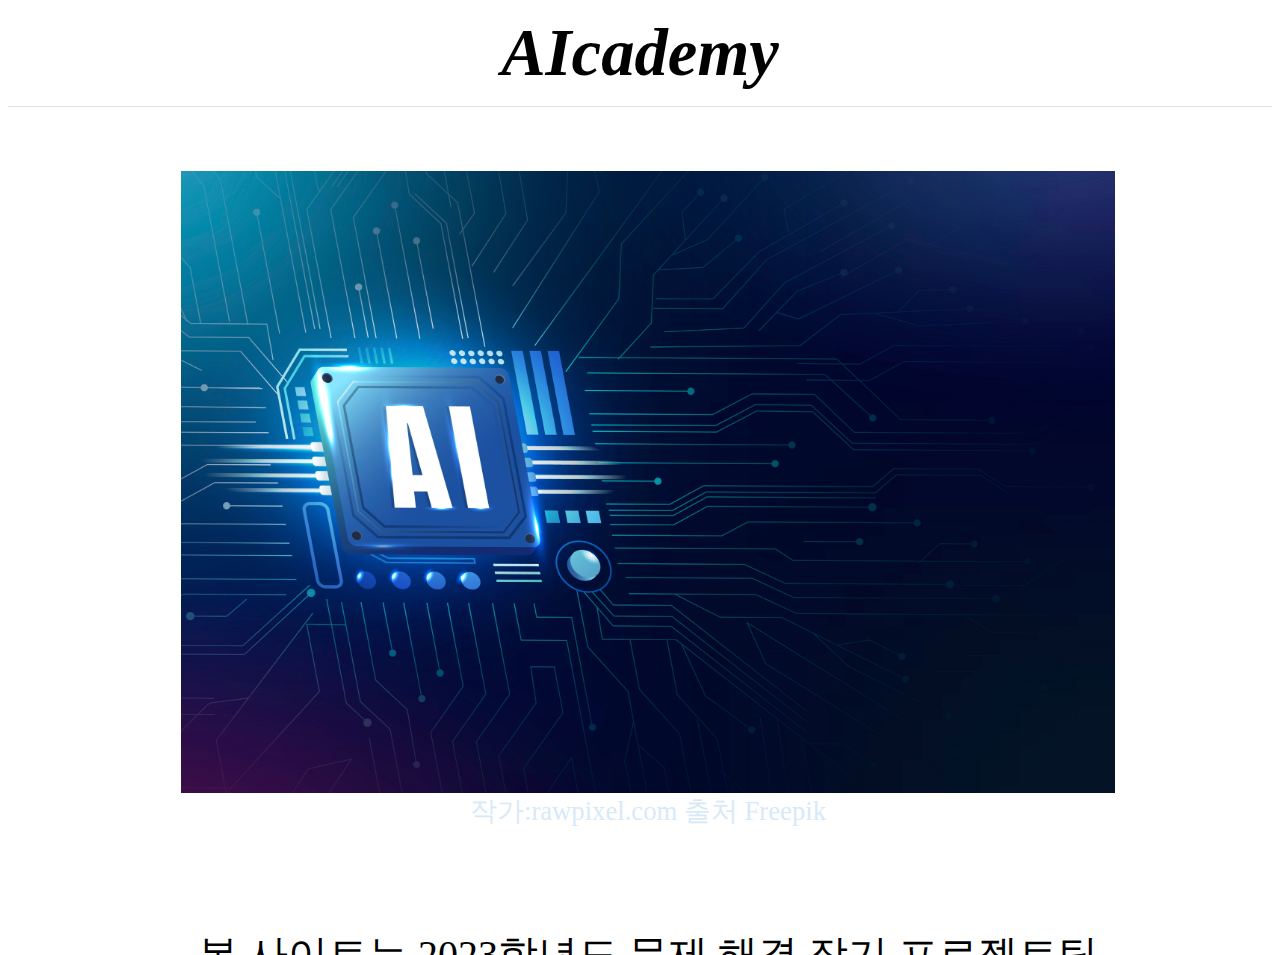
<file: index.html>
<!DOCTYPE html>
<html>
  <head>
    <meta charset="utf-8">
    <link rel="stylesheet" href="style.css"/>
    <title>AIcademy</title>
  </head>
  <body>
    <div class="head">
      <div class="logo"><a href="index.html">AIcademy</a></div>
    </div>
    <div class="body">
      <div class="content">
        <img src="img/main.jpg" width="90%">
        <a id="id" href="https://kr.freepik.com/free-photo/ai-technology-microchip-background-digital-transformation-concept_17122726.htm#page=2&query=ai&position=7&from_view=search&track=sph">작가:rawpixel.com 출처 Freepik</a>
      </div>
      <div class="content">
        <p>본 사이트는 2023학년도 문제 해결 장기 프로젝트팀 AIcademy 활동의 일환으로 제작된 사이트로, 청소년들의 ai 도구 활용도를 높이기 위해 관련 정보를 제공하는 것을 목적으로 합니다.
        <br><br><a href="menu.html">전체 메뉴</a></p>
      </div>
    </div>
  </body>
</html>
</file>
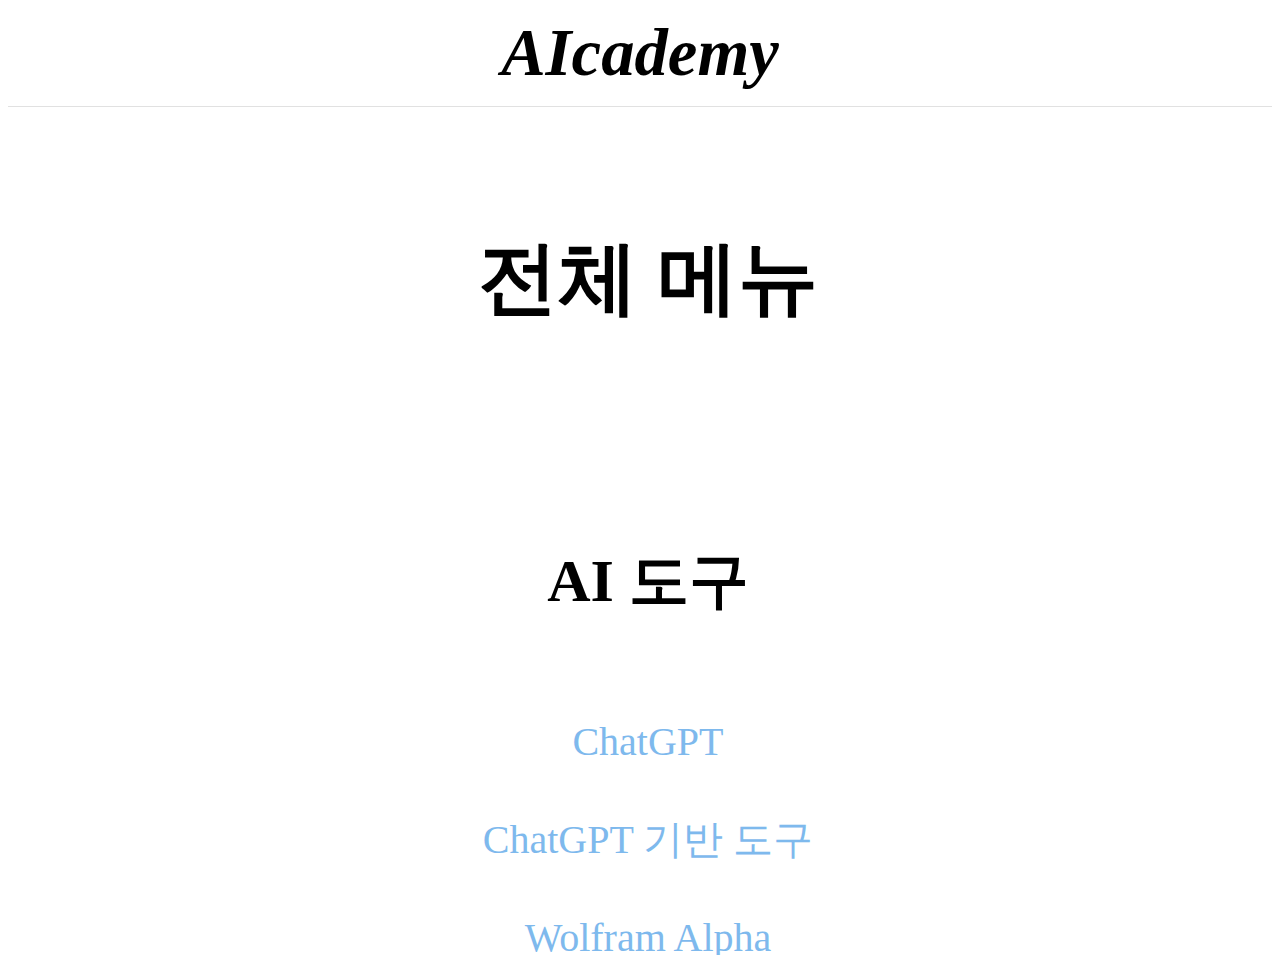
<file: menu.html>
<!DOCTYPE html>
<html>
  <head>
    <meta charset="utf-8">
    <title>menu</title>
    <link rel="stylesheet" href="style.css"/>
  </head>

  <body>
    <div class="head">
      <div class="logo"><a href="index.html">AIcademy</a></div>
    </div>
    <div class="body">
      <div class="content">
        <h1>전체 메뉴</h1>
        <br>
      </div>
      <div class="content">
        <h2>AI 도구</h2>
        <br>
        <a href="gpt/gpt_1.html">ChatGPT</a>
        <br>
        <a href="">ChatGPT 기반 도구</a>
        <br>
        <a href="wolfram/wolfram_1.html">Wolfram Alpha</a>
        <br>
        <a href="midjourney/midjourney_1.html">Midjourney</a>
        <br>
        <br>
      </div>
      <div class="content">
        <h2>사용 분야</h2>
        <br>
        <h3>공부</h3>
        <br>
        <a href="gpt/gpt_3.html">ChatGPT 활용 - 작문</a>
        <br>
        <a href="gpt/gpt_5.html">ChatGPT 활용 - 글 요약</a>
        <br>
        <a href="wolfram/wolfram_2.html">Wolfram Alpha 활용 - 수학</a>
        <br>
        <a href="wolfram/wolfram_3.html">Wolfram Alpha 활용 - 과학</a>
        <br>
        <br>
        <h3>작문</h3>
        <br>
        <a href="gpt/gpt_3.html">ChatGPT 활용 - 작문</a>
        <br>
        <br>
        <h3>예술</h3>
        <br>
        <a href="gpt/gpt_3.html">ChatGPT 활용 - 작문</a>
        <br>
        <a href="midjourney/midjourney_2.html">midjourney 활용 - 그림 생성</a>
        <br>
        <br>
        <h3>코딩</h3>
        <br>
        <a href="gpt/gpt_6.html">ChatGPT 활용 - 코딩</a>
        <br>
        <br>
        <h3>기타</h3>
        <br>
        <a href="gpt/gpt_7.html">ChatGPT 활용 - 기타</a>
        <br>
      </div>
      <div id="id" class="content">
        <p>터(2)</p>
      </div>
    </div>
  </body>
</html>
</file>
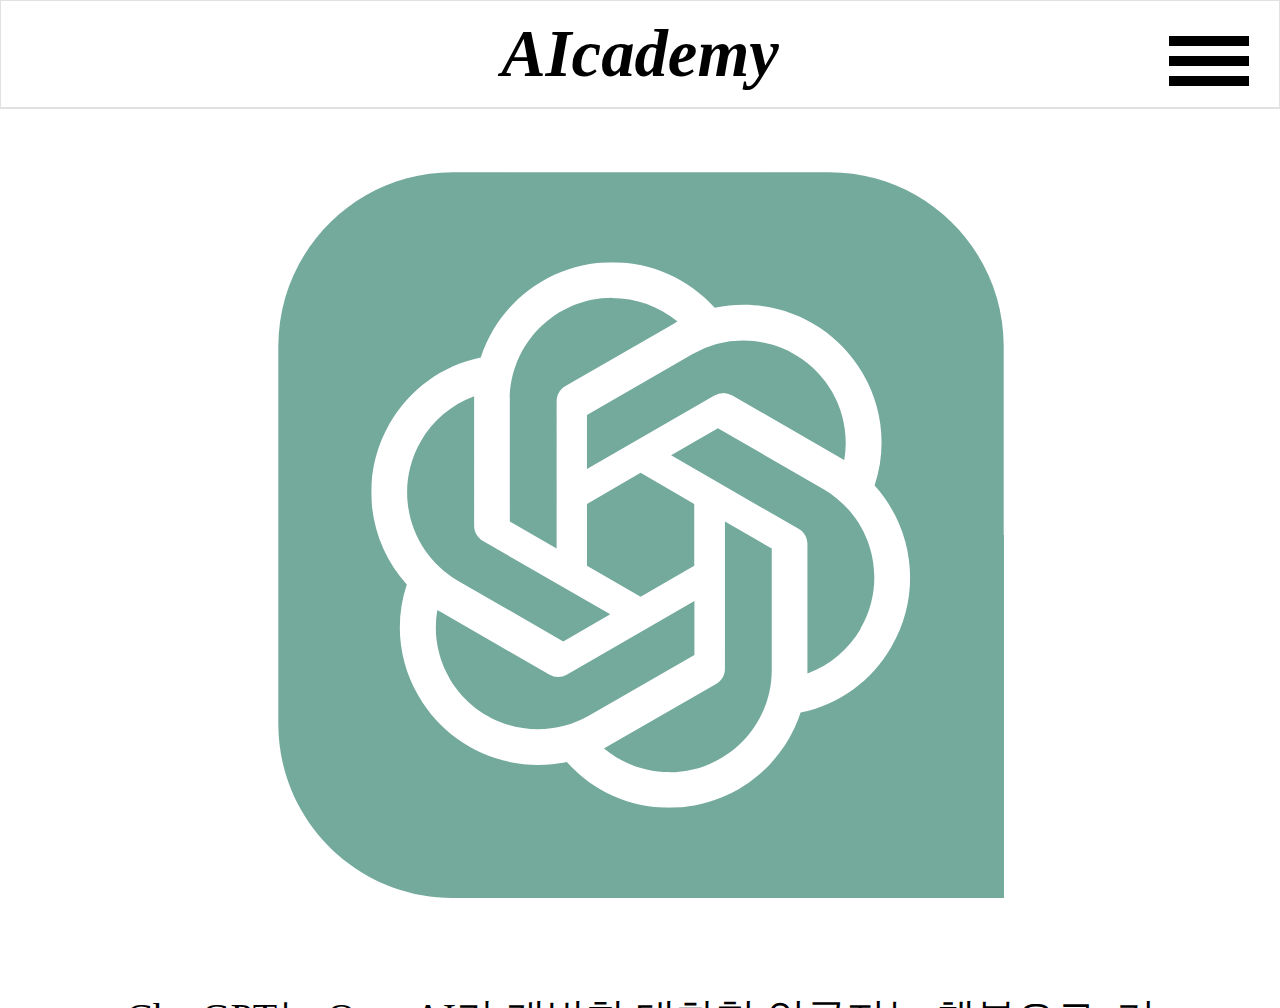
<file: gpt/gpt_1.html>
<!DOCTYPE html>
<html>
  <head>
    <meta charset="utf-8">
    <title>ChatGPT란?</title>
    <link rel="stylesheet" href="../document.css"/>
    <script src="https://cdnjs.cloudflare.com/ajax/libs/jquery/3.6.0/jquery.min.js" integrity="sha512-894YE6QWD5I59HgZOGReFYm4dnWc1Qt5NtvYSaNcOP+u1T9qYdvdihz0PPSiiqn/+/3e7Jo4EaG7TubfWGUrMQ==" crossorigin="anonymous" referrerpolicy="no-referrer"></script>
    <script src="../script.js"></script>
  </head>

  <body>
    <div class="wrapper">
      <div class="container">
        <div class="head">
          <div class="slide-open" id="slide-open">
            <span class="burgur" id="burgur">
              <span class="top-line"></span>
              <span class="bot-line"></span>
            </span>
          </div>
          <div class="logo"><a href="../index.html">AIcademy</a></div>
        </div>
        <div class="body">
          <div class="content">
            <img src="../img/gpt.svg" width="70%">
          </div>
          <div class="content">
            <p>ChatGPT는 OpenAI가 개발한 대화형 인공지능 챗봇으로, 기존의 대화형 챗봇에 비해 매우 뛰어난 성능을 보여주면서 큰 화제가 되었다.</p>
            <br>
            <p>ChatGPT는 글의 주제 파악 및 요약, 번역, 소설•시•논문 등의 작문, 코드 작성 등 다양한 활동 수행이 가능하며, 업무의 능률 향상 및 생산성 향상에 큰 도움을 줄 수 있다.</p>
            <br>
            <p>또한 GPT-3.5 모델은 api로 공개되어 다양한 ai 서비스에 이용되고 있다.</p>
          </div>
        </div>
        <div class="slide" id="slide">
          <div class="slide-title">
            목차
          </div>
          <ul>
            <li><a href="gpt_1.html">ChatGPT란?</a></li>
            <li><a href="gpt_2.html">ChatGPT 사용법</a></li>
            <li><a href="gpt_3.html">ChatGPT 사용 팁</a></li>
            <li><a href="gpt_4.html">ChatGPT 활용 - 작문</a></li>
            <li><a href="gpt_5.html">ChatGPT 활용 - 글 요약</a></li>
            <li><a href="gpt_6.html">ChatGPT 활용 - 코딩</a></li>
            <li><a href="gpt_7.html">ChatGPT 활용 - 기타</a></li>
            <li><a href="gpt_8.html">ChatGPT 사용시 주의사항</a></li>
          </ul>
        </div>
      </div>
    </div>
  </body>
</html>
</file>
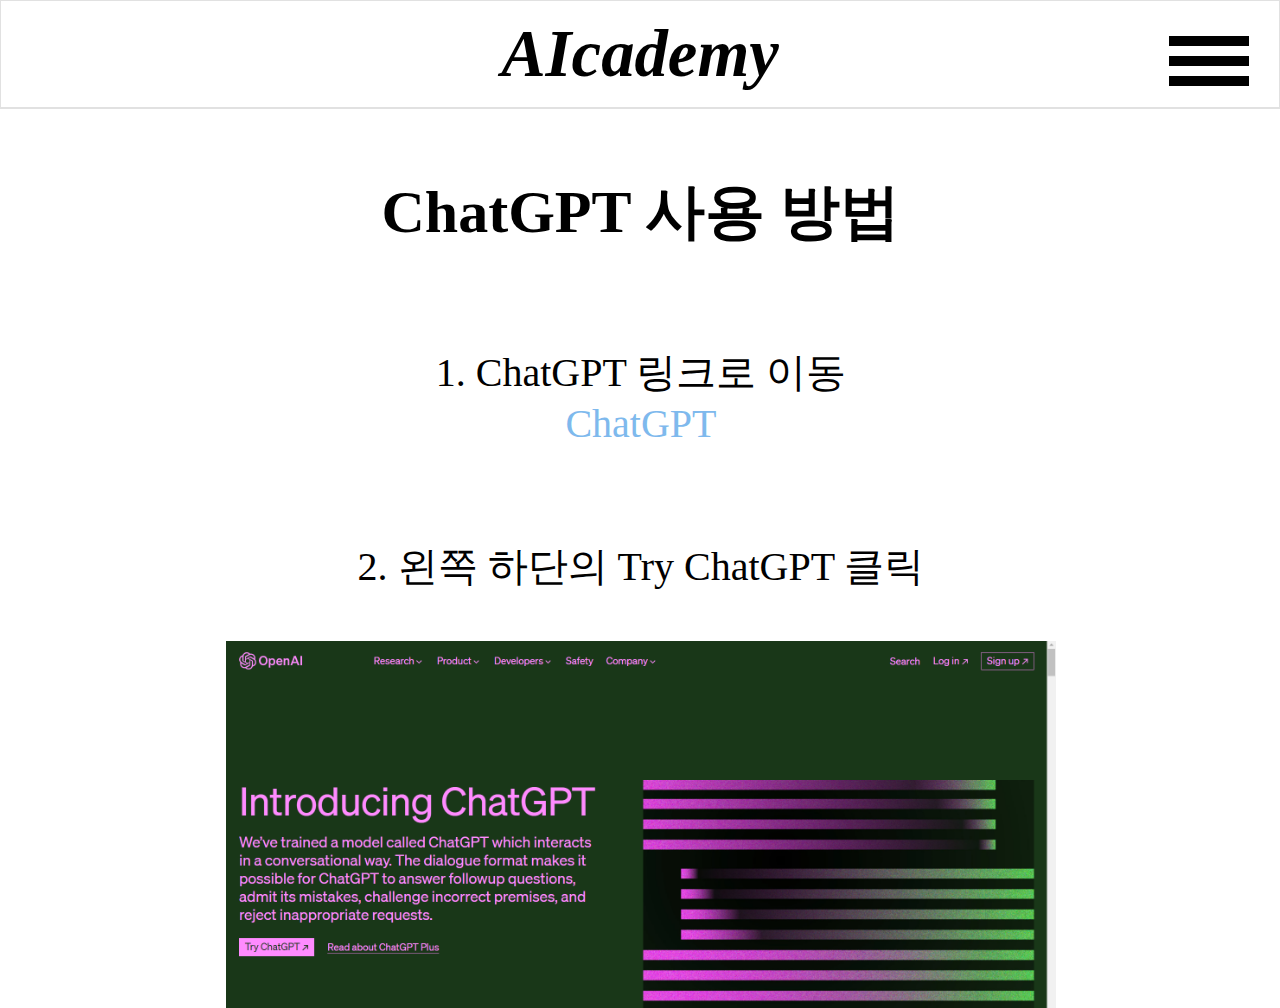
<file: gpt/gpt_2.html>
<!DOCTYPE html>
<html>
  <head>
    <meta charset="utf-8">
    <title>ChatGPT 사용법</title>
    <link rel="stylesheet" href="../document.css"/>
    <script src="https://cdnjs.cloudflare.com/ajax/libs/jquery/3.6.0/jquery.min.js" integrity="sha512-894YE6QWD5I59HgZOGReFYm4dnWc1Qt5NtvYSaNcOP+u1T9qYdvdihz0PPSiiqn/+/3e7Jo4EaG7TubfWGUrMQ==" crossorigin="anonymous" referrerpolicy="no-referrer"></script>
    <script src="../script.js"></script>
  </head>

  <body>
    <div class="wrapper">
      <div class="container">
        <div class="head">
          <div class="slide-open" id="slide-open">
            <span class="burgur" id="burgur">
              <span class="top-line"></span>
              <span class="bot-line"></span>
            </span>
          </div>
          <div class="logo"><a href="../index.html">AIcademy</a></div>
        </div>
        <div class="body">
          <div class="content">
            <h2>ChatGPT 사용 방법</h2>
          </div>
          <div class="content">
            <p>1. ChatGPT 링크로 이동</p>
            <a href="https://openai.com/blog/chatgpt">ChatGPT</a>
          </div>
          <div class="content">
            <p>2. 왼쪽 하단의 Try ChatGPT 클릭</p>
            <br>
            <img src="../img/gpt_2_1.png" width="80%">
          </div>
          <div class="content">
            <p>3. 회원가입(sign up 버튼 클릭)</p>
            <br>
            <img src="../img/gpt_2_2.png" width="80%">
            <br>
            <img src="../img/gpt_2_3.png" width="80%">
          </div>
          <div class="content">
            <p>4. 하단에 질문 입력</p>
            <br>
            <img src="../img/gpt_2_4.png" width="80%">
          </div>
          <div class="content">
            <p>5. ChatGPT와 나눈 대화는 모두 저장되며, 왼쪽 상단의 메뉴 버튼을 눌러 확일할 수 있음</p>
            <br>
            <img src="../img/gpt_2_5.png" width="80%">
          </div>
        </div>
        <div class="slide" id="slide">
          <div class="slide-title">
            목차
          </div>
          <ul>
            <li><a href="gpt_1.html">ChatGPT란?</a></li>
            <li><a href="gpt_2.html">ChatGPT 사용법</a></li>
            <li><a href="gpt_3.html">ChatGPT 사용 팁</a></li>
            <li><a href="gpt_4.html">ChatGPT 활용 - 작문</a></li>
            <li><a href="gpt_5.html">ChatGPT 활용 - 글 요약</a></li>
            <li><a href="gpt_6.html">ChatGPT 활용 - 코딩</a></li>
            <li><a href="gpt_7.html">ChatGPT 활용 - 기타</a></li>
            <li><a href="gpt_8.html">ChatGPT 사용시 주의사항</a></li>
          </ul>
        </div>
      </div>
    </div>
  </body>
</html>
</file>
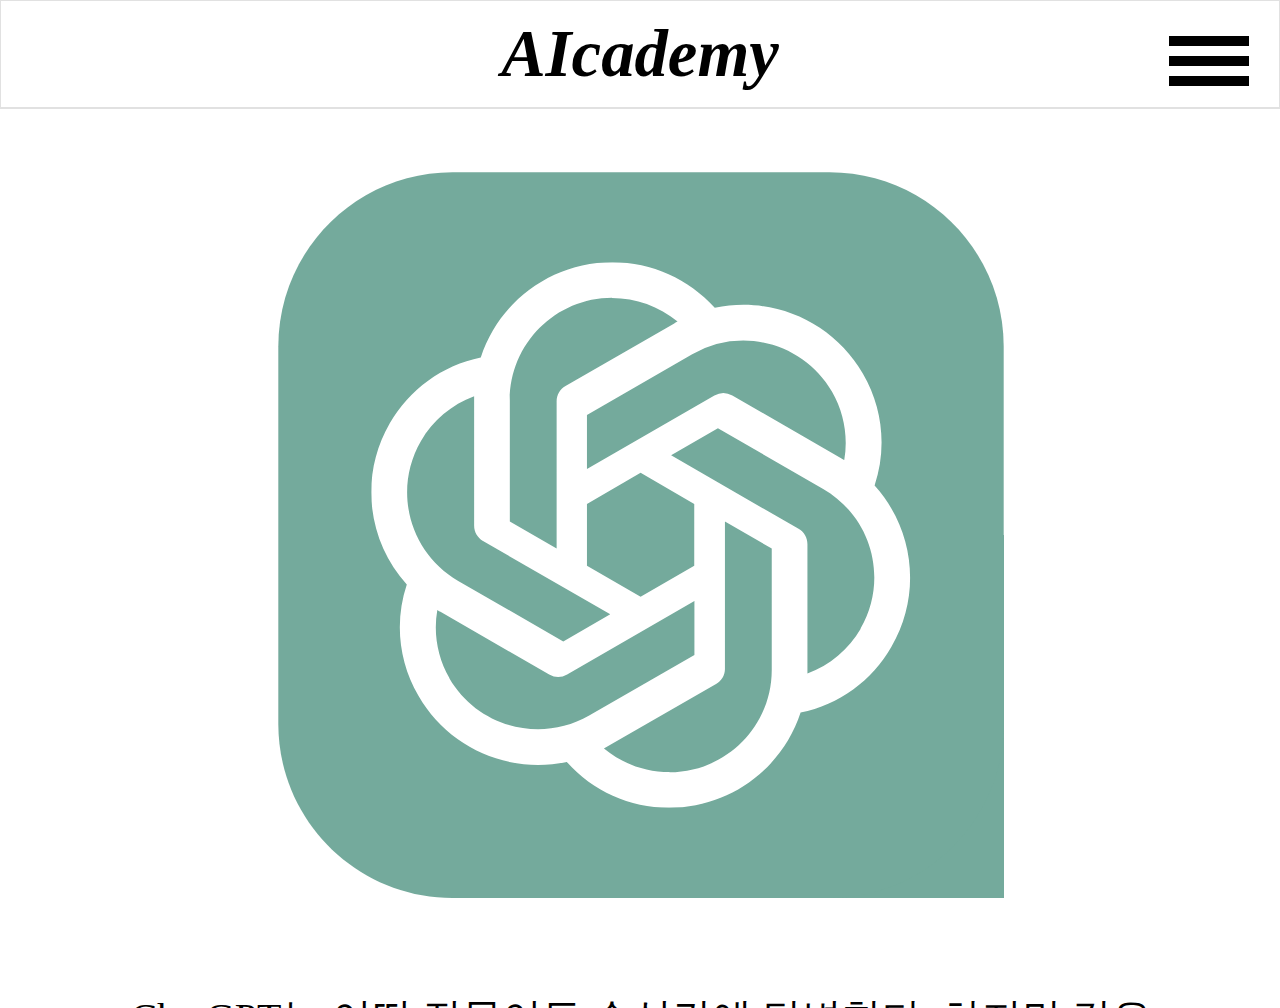
<file: gpt/gpt_3.html>
<!DOCTYPE html>
<html>
  <head>
    <meta charset="utf-8">
    <title>gpt</title>
    <link rel="stylesheet" href="../document.css"/>
    <script src="https://cdnjs.cloudflare.com/ajax/libs/jquery/3.6.0/jquery.min.js" integrity="sha512-894YE6QWD5I59HgZOGReFYm4dnWc1Qt5NtvYSaNcOP+u1T9qYdvdihz0PPSiiqn/+/3e7Jo4EaG7TubfWGUrMQ==" crossorigin="anonymous" referrerpolicy="no-referrer"></script>
    <script src="../script.js"></script>
  </head>

  <body>
    <div class="wrapper">
      <div class="container">
        <div class="head">
          <div class="slide-open" id="slide-open">
            <span class="burgur" id="burgur">
              <span class="top-line"></span>
              <span class="bot-line"></span>
            </span>
          </div>
          <div class="logo"><a href="../index.html">AIcademy</a></div>
        </div>
        <div class="body">
          <div class="content">
            <img src="../img/gpt.svg" width="70%">
          </div>
          <div class="content">
            <p>ChatGPT는 어떤 질문이든 순식간에 답변한다. 하지만 같은 내용의 질문이더라도 질문의 형식에 따라 답변이 천차만별로 달라질 수 있다.</p>
            <br>
            <p>따라서 '좋은' 답변을 얻기 위해선 '좋은' 질문을 하는 것이 중요하다. 이어지는 글에선 이러한 '좋은' 질문을 만드는 대표적인 방법 몇 가지를 소개한다.</p>
            <br>
          </div>
          <div class="content">
            <h2>1. 영어로 질문하기</h2>
            <br>
            <p>ChatGPT는 기본적으로 영어를 바탕으로 만들어졌다. 따라서 영어로 된 질문을 처리할 때 처리 속도, 정확도 등의 면에서 가장 뛰어난 성능을 보인다.</p>
            <br>
            <p>파파고 등의 번역기를 활용하여 영어로 질문하는 것 또한 좋은 방법이다.</p>
            <br>
          </div>
          <div class="content">
            <h2>2. 구체적으로 상황 설명하기</h2>
            <br>
            <p>질문을 하게된 구체적인 배경과 목적을 설명해주는 것은 답변의 활용도를 높일 수 있다.</p>
            <br>
            <p>예를 들어, 'AI와 관련된 책을 추천해줘'라는 질문보단 '나는 초등학교 교사고, 수업시간에 학생들을 대상으로 AI에 대한 교육을 진행하려고 해. 학생들이 이해하기 쉬우면서 흥미를 가질만한 AI 관련 책을 추천해줘.'와 같은 질문이 더 자신의 상황에 적합한 답변을 얻을 수 있다.</p>
            <br>
          </div>
          <div class="content">
            <h2>3. ChatGPT에게 역할 부여하기</h2>
            <br>
            <p> ChatGPT에게 어떠한 역할을 부여하느냐에 따라 답변은 크게 달라질 수 있다.</p>
            <br>
            <p>예를 들어, '한국에 대해 소개하는 글을 써줘' 라는 질문은 '네가 한국사 교사라고 생각하고 한국을 소개하는 글을 써줘', 또는 '네가 한국 투어 가이드라고 생각하고 한국을 소개하는 글을 써줘'와 같은 역할 부여를 통해 답변의 내용이 크게 달라질 수 있다.</p>
            <br>
          </div>
          <div class="content">
            <h2>4. 연쇄 프롬프트</h2>
            <br>
            <p> '연쇄 프롬프트'는 프롬프트 한 문장(한 질문 안에)에 다양한 작업을 요청할 때 유용한 기술이다.</p>
            <br>
            <p>다양한 조건을 집어넣다 보면 '~하고 ~하고 ~해줘'와 같이 복잡한 구조의 프롬프트가 만들어지게 된다. 이렇게 입력한다고 해도 챗GPT가 인식하고 순차적으로 처리하기는 하지만 작업 순서가 뒤바뀌는 오류가 발생할 수 있다.</p>
            <br>
            <p>이때 오류를 줄이기 위해 각 작업을 인위적으로 구분하는 것이 연쇄 프롬프트 기술이다. 각 작업 사이사이에 [Output.] 이라는 명령어를 입력하면 된다. 예를 들면 이런 식이다.</p>
            <br>
            <p>"햄버거에 대한 기사 개요를 작성해줘. 헤드라인, 개요, 소제목으로 구성하고 <br>
            [output.] <br>
            각 소제목에 대해 3개의 핵심 메시지를 작성해줘 <br>
            [output.] <br>
            각 소제목의 핵심 키워드 3개를 추출해 추가해줘"</p>
            <br>
            <p>이같이 입력하면 챗GPT가 위에서부터 순차적으로 진행하며 답변을 완성한다.</p>
            <br>
          </div>
          <div id="id" class="content">
            <p>출처: 머니투데이 '챗GPT 일 잘 시키는 실전 팁 6선 [티타임즈]' 이재원 기자 - 2023.03.18</p>
            <br>
            <br>
            <p>이(3)</p>
          </div>
        </div>
      </div>
      <div class="slide" id="slide">
        <div class="slide-title">
          목차
        </div>
        <ul>
          <li><a href="gpt_1.html">ChatGPT란?</a></li>
          <li><a href="gpt_2.html">ChatGPT 사용법</a></li>
          <li><a href="gpt_3.html">ChatGPT 사용 팁</a></li>
          <li><a href="gpt_4.html">ChatGPT 활용 - 작문</a></li>
          <li><a href="gpt_5.html">ChatGPT 활용 - 글 요약</a></li>
          <li><a href="gpt_6.html">ChatGPT 활용 - 코딩</a></li>
          <li><a href="gpt_7.html">ChatGPT 활용 - 기타</a></li>
          <li><a href="gpt_8.html">ChatGPT 사용시 주의사항</a></li>
        </ul>
      </div>
    </div>
  </body>
</html>
</file>
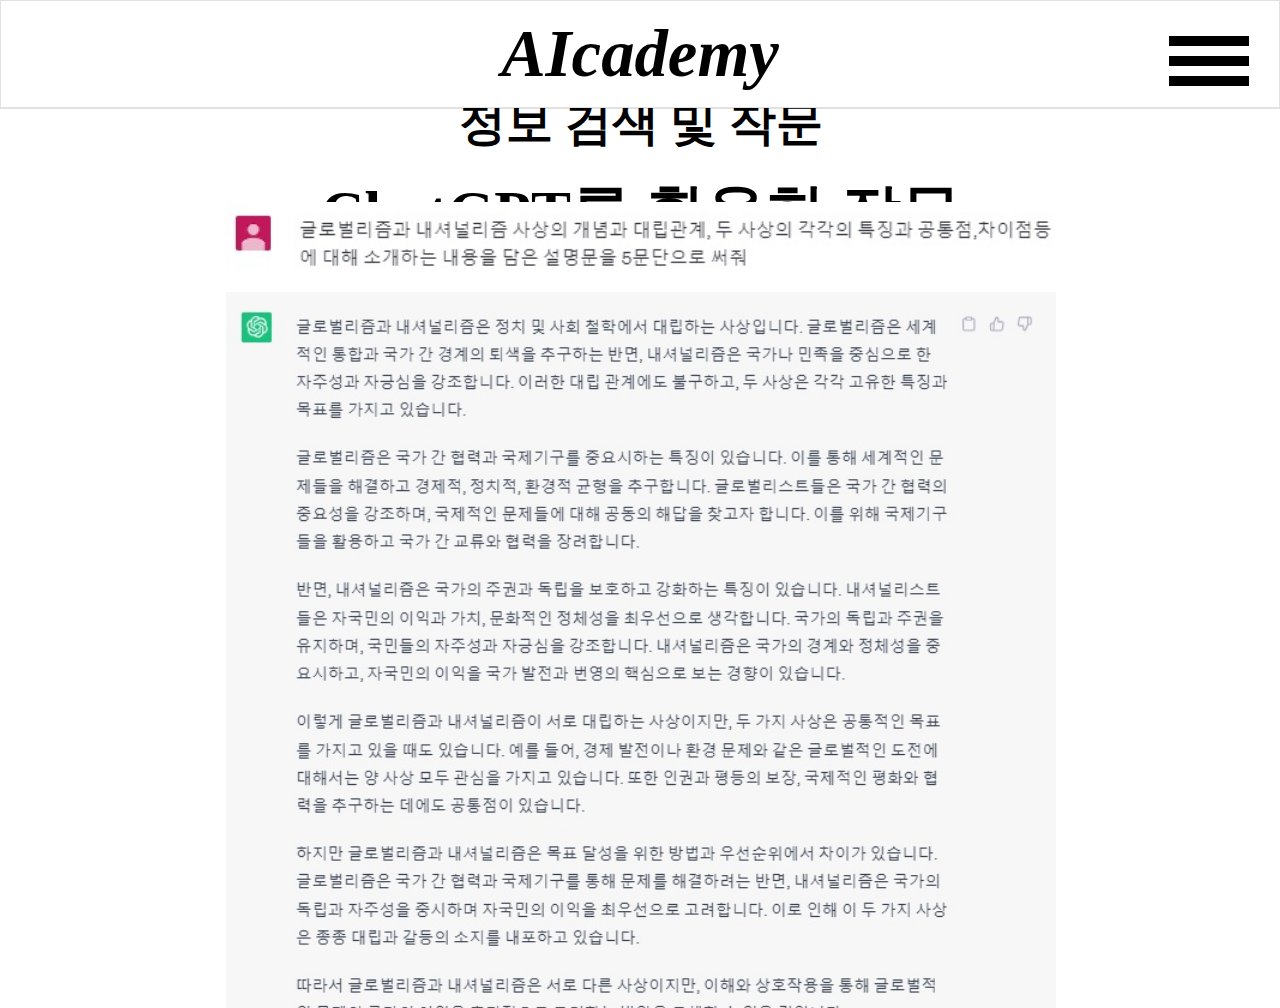
<file: gpt/gpt_4.html>
<!DOCTYPE html>
<html>
  <head>
    <meta charset="utf-8">
    <title>gpt</title>
    <link rel="stylesheet" href="../document.css"/>
    <script src="https://cdnjs.cloudflare.com/ajax/libs/jquery/3.6.0/jquery.min.js" integrity="sha512-894YE6QWD5I59HgZOGReFYm4dnWc1Qt5NtvYSaNcOP+u1T9qYdvdihz0PPSiiqn/+/3e7Jo4EaG7TubfWGUrMQ==" crossorigin="anonymous" referrerpolicy="no-referrer"></script>
    <script src="../script.js"></script>
  </head>

  <body>
    <div class="wrapper">
      <div class="container">
        <div class="head">
          <div class="slide-open" id="slide-open">
            <span class="burgur" id="burgur">
              <span class="top-line"></span>
              <span class="bot-line"></span>
            </span>
          </div>
          <div class="logo"><a href="../index.html">AIcademy</a></div>
        </div>
        <div class="body">
          <div class="content">
            <h2>ChatGPT를 활용한 작문</h2>
            <br>
          </div>
          <div class="content">
            <h3>정보 검색 및 작문</h3>
            <br>
            <img src="../img/gpt_4_1.jpg" width="80%">
            <img src="../img/gpt_4_2.jpg" width="80%">
            <br>
            <p>ChatGPT는 데이터베이스에 존재하는 데이터 중에서 사용자가 요구하는 정보를 찾아 그것을 바탕으로 글을 쓸 수 있다. </p>
            <br>
            <p>'...에 대해 주장하는 글을 써줘', '...을 소개하는 글을 500자 내외로 써줘'와 같은 질문을 통해 원하는 글을 쓸 수 있다.</p>
            <br>
          </div>
          <div class="content">
            <h3>질문 생성</h3>
            <br>
            <img src="../img/gpt_4_3.jpg" width="80%">
            <img src="../img/gpt_4_4.jpg" width="80%">
            <br>
          </div>
          <div class="content">
            <h3>특정 형식을 갖춘 글 작문</h3>
            <br>
            <p>ChatGPT는 논문, 기사, 잡지, 블로그, 방송 대본 등 다양한 형식에 맞는 글을 작문할 수 있다.</p>
            <br>
            <p>'...에 대한 내용을 논문의 형식에 맞게 써줘', '...에 대한 유튜브 대본을 써줘'와 같은 질문을 통해 원하는 형식의 글을 쓸 수 있다.</p>
            <br>
          </div>
          <div class="content">
            <h3>시, 소설, 동화 등의 창작</h3>
            <br>
            <p>ChatGPT는 시, 소설과 같은 문학 작품 또한 창작할 수 있다.</p>
            <br>
            <p>'...를 주제로 짧은 시 한 편을 써줘', '90년대의 한국을 배경으로 한 추리 소설을 써줘' 와 같은 질문을 통해 원하는 소재의 문학 작품을 창작할 수 있다.</p>
            <br>
          </div>
        </div>
        <div class="slide" id="slide">
          <div class="slide-title">
            목차
          </div>
          <ul>
            <li><a href="gpt_1.html">ChatGPT란?</a></li>
            <li><a href="gpt_2.html">ChatGPT 사용법</a></li>
            <li><a href="gpt_3.html">ChatGPT 사용 팁</a></li>
            <li><a href="gpt_4.html">ChatGPT 활용 - 작문</a></li>
            <li><a href="gpt_5.html">ChatGPT 활용 - 글 요약</a></li>
            <li><a href="gpt_6.html">ChatGPT 활용 - 코딩</a></li>
            <li><a href="gpt_7.html">ChatGPT 활용 - 기타</a></li>
            <li><a href="gpt_8.html">ChatGPT 사용시 주의사항</a></li>
          </ul>
        </div>
      </div>
    </div>
  </body>
</html>
</file>
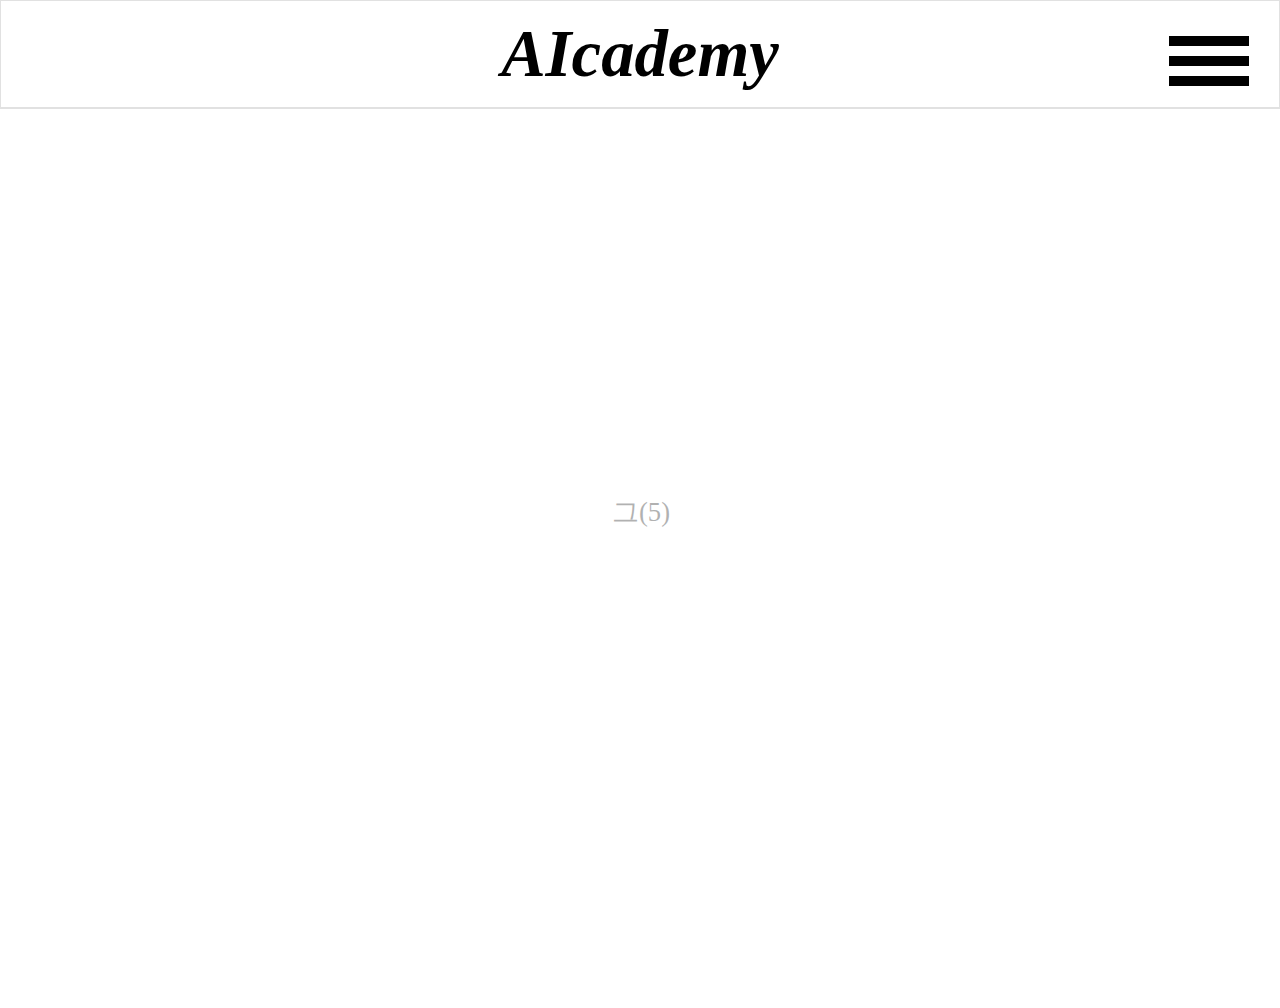
<file: gpt/gpt_5.html>
<!DOCTYPE html>
<html>
  <head>
    <meta charset="utf-8">
    <title>gpt</title>
    <link rel="stylesheet" href="../document.css"/>
    <script src="https://cdnjs.cloudflare.com/ajax/libs/jquery/3.6.0/jquery.min.js" integrity="sha512-894YE6QWD5I59HgZOGReFYm4dnWc1Qt5NtvYSaNcOP+u1T9qYdvdihz0PPSiiqn/+/3e7Jo4EaG7TubfWGUrMQ==" crossorigin="anonymous" referrerpolicy="no-referrer"></script>
    <script src="../script.js"></script>
  </head>

  <body>
    <div class="wrapper">
      <div class="container">
        <div class="head">
          <div class="slide-open" id="slide-open">
            <span class="burgur" id="burgur">
              <span class="top-line"></span>
              <span class="bot-line"></span>
            </span>
          </div>
          <div class="logo"><a href="../index.html">AIcademy</a></div>
        </div>
        <div class="body">
          <div id="id" class="content">
            <p>그(5)</p>
          </div>
        </div>
        <div class="slide" id="slide">
          <div class="slide-title">
            목차
          </div>
          <ul>
            <li><a href="gpt_1.html">ChatGPT란?</a></li>
            <li><a href="gpt_2.html">ChatGPT 사용법</a></li>
            <li><a href="gpt_3.html">ChatGPT 사용 팁</a></li>
            <li><a href="gpt_4.html">ChatGPT 활용 - 작문</a></li>
            <li><a href="gpt_5.html">ChatGPT 활용 - 글 요약</a></li>
            <li><a href="gpt_6.html">ChatGPT 활용 - 코딩</a></li>
            <li><a href="gpt_7.html">ChatGPT 활용 - 기타</a></li>
            <li><a href="gpt_8.html">ChatGPT 사용시 주의사항</a></li>
          </ul>
        </div>
      </div>
    </div>
  </body>
</html>
</file>
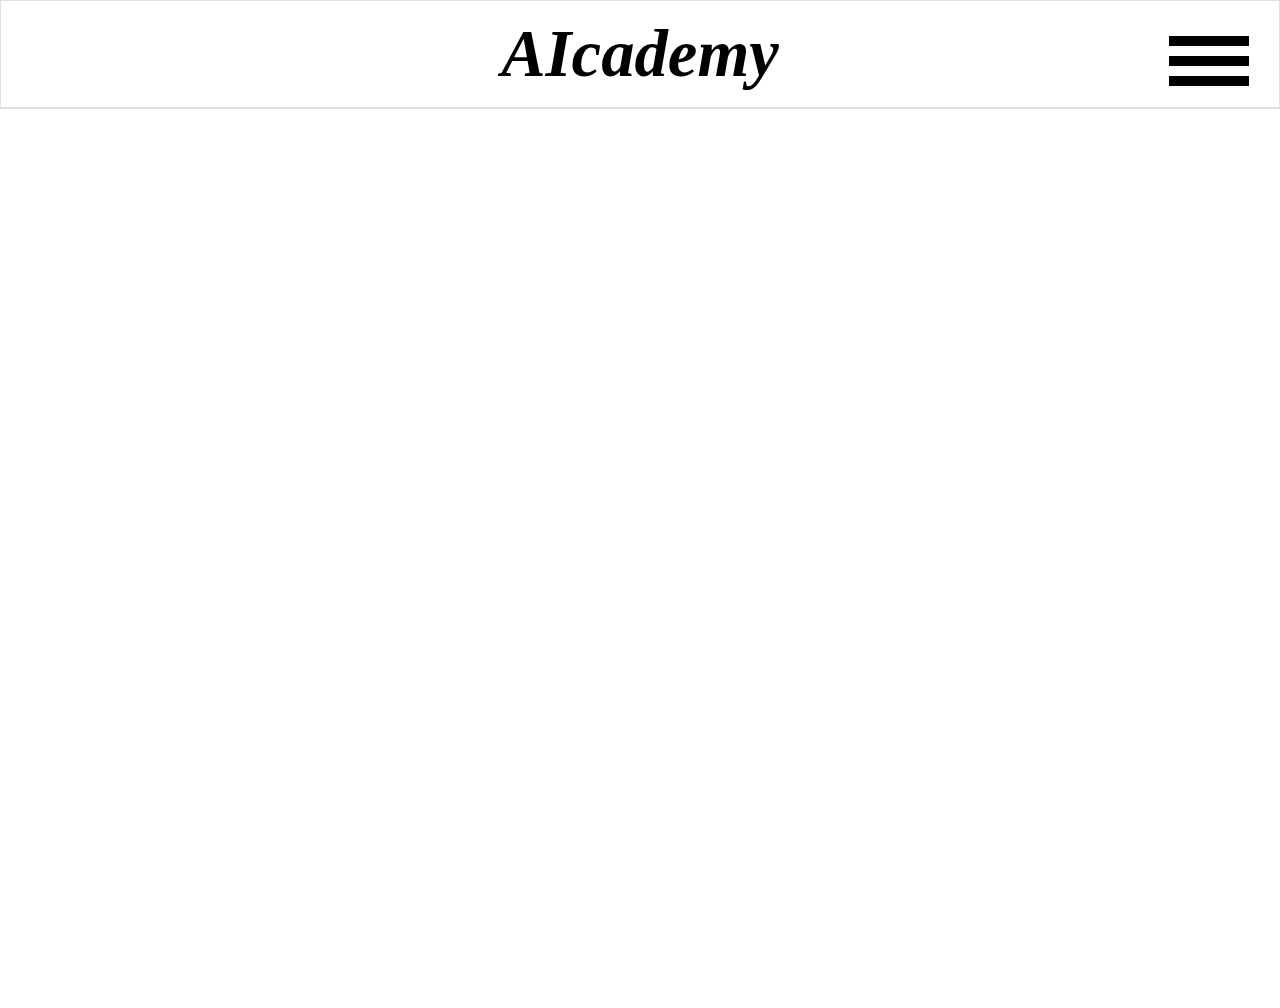
<file: gpt/gpt_6.html>
<!DOCTYPE html>
<html>
  <head>
    <meta charset="utf-8">
    <title>gpt</title>
    <link rel="stylesheet" href="../document.css"/>
    <script src="https://cdnjs.cloudflare.com/ajax/libs/jquery/3.6.0/jquery.min.js" integrity="sha512-894YE6QWD5I59HgZOGReFYm4dnWc1Qt5NtvYSaNcOP+u1T9qYdvdihz0PPSiiqn/+/3e7Jo4EaG7TubfWGUrMQ==" crossorigin="anonymous" referrerpolicy="no-referrer"></script>
    <script src="../script.js"></script>
  </head>

  <body>
    <div class="wrapper">
      <div class="container">
        <div class="head">
          <div class="slide-open" id="slide-open">
            <span class="burgur" id="burgur">
              <span class="top-line"></span>
              <span class="bot-line"></span>
            </span>
          </div>
          <div class="logo"><a href="../index.html">AIcademy</a></div>
        </div>
        <div class="body">
          
        </div>
        <div class="slide" id="slide">
          <div class="slide-title">
            목차
          </div>
          <ul>
            <li><a href="gpt_1.html">ChatGPT란?</a></li>
            <li><a href="gpt_2.html">ChatGPT 사용법</a></li>
            <li><a href="gpt_3.html">ChatGPT 사용 팁</a></li>
            <li><a href="gpt_4.html">ChatGPT 활용 - 작문</a></li>
            <li><a href="gpt_5.html">ChatGPT 활용 - 글 요약</a></li>
            <li><a href="gpt_6.html">ChatGPT 활용 - 코딩</a></li>
            <li><a href="gpt_7.html">ChatGPT 활용 - 기타</a></li>
            <li><a href="gpt_8.html">ChatGPT 사용시 주의사항</a></li>
          </ul>
        </div>
      </div>
    </div>
  </body>
</html>
</file>
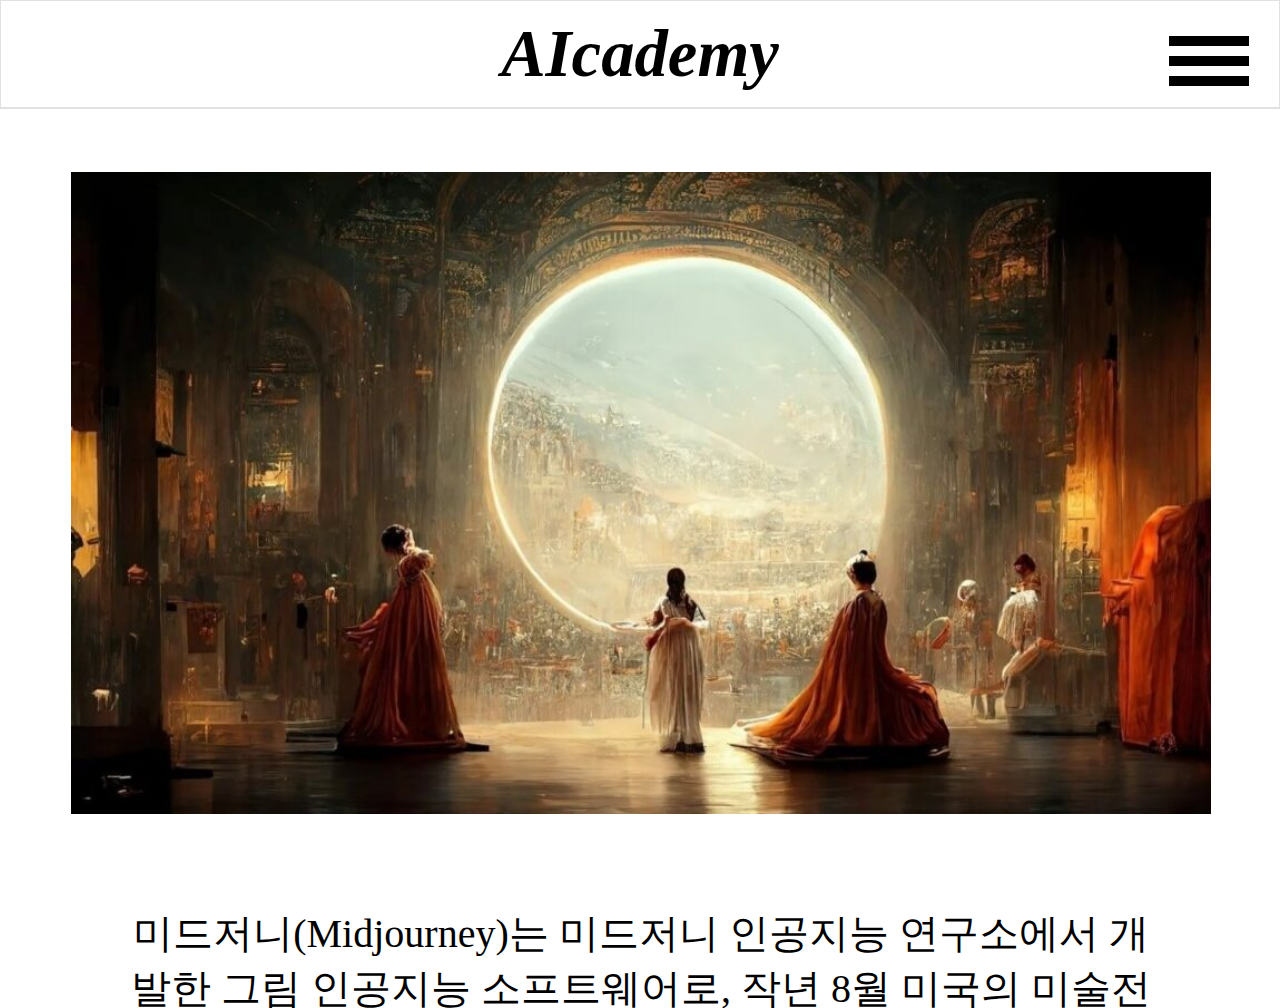
<file: midjourney/midjourney_1.html>
<!DOCTYPE html>
<html>
  <head>
    <meta charset="utf-8">
    <title>Midjourney</title>
    <link rel="stylesheet" href="../document.css"/>
    <script src="https://cdnjs.cloudflare.com/ajax/libs/jquery/3.6.0/jquery.min.js" integrity="sha512-894YE6QWD5I59HgZOGReFYm4dnWc1Qt5NtvYSaNcOP+u1T9qYdvdihz0PPSiiqn/+/3e7Jo4EaG7TubfWGUrMQ==" crossorigin="anonymous" referrerpolicy="no-referrer"></script>
    <script src="../script.js"></script>
  </head>

  <body>
    <div class="wrapper">
      <div class="container">
        <div class="head">
          <div class="slide-open" id="slide-open">
            <span class="burgur" id="burgur">
              <span class="top-line"></span>
              <span class="bot-line"></span>
            </span>
          </div>
          <div class="logo"><a href="../index.html">AIcademy</a></div>
        </div>
        <div class="body">

          <div class="content">
            <img src="../img/midjourney.jpg" width="110%">
          </div>
          <div class="content">
            <p>미드저니(Midjourney)는 미드저니 인공지능 연구소에서 개발한 그림 인공지능 소프트웨어로, 작년 8월 미국의 미술전에서 미드저니를 이용하여 그린 그림으로 대상을 받아 화재가 되었다. </p>
            <br>
            <p>Midjourney는 원하는 그림과 관련된 단어를 입력하거나 이미지 파일을 삽입하면 인공지능이 알아서 그림을 생성 해준다.</p>
            <br>
            <p>처음 25번까지는 무료로 이용 가능하며, 추후에는 유료 서비스로 이용할 수 있다.</p>
          </div>
         </div>
        <div class="slide" id="slide">
          <div class="slide-title">
            목차
          </div>
          <ul>
            <li><a href="midjourney_1.html">Midjourney란?</a></li>
            <li><a href="midjourney_2.html">Midjourney 사용법</a></li>
            <li><a href="midjourney_3.html">Midjourney 저작권 이슈</a></li>
          </ul>
        </div>
      </div>
    </div>
  </body>
</html>
</file>
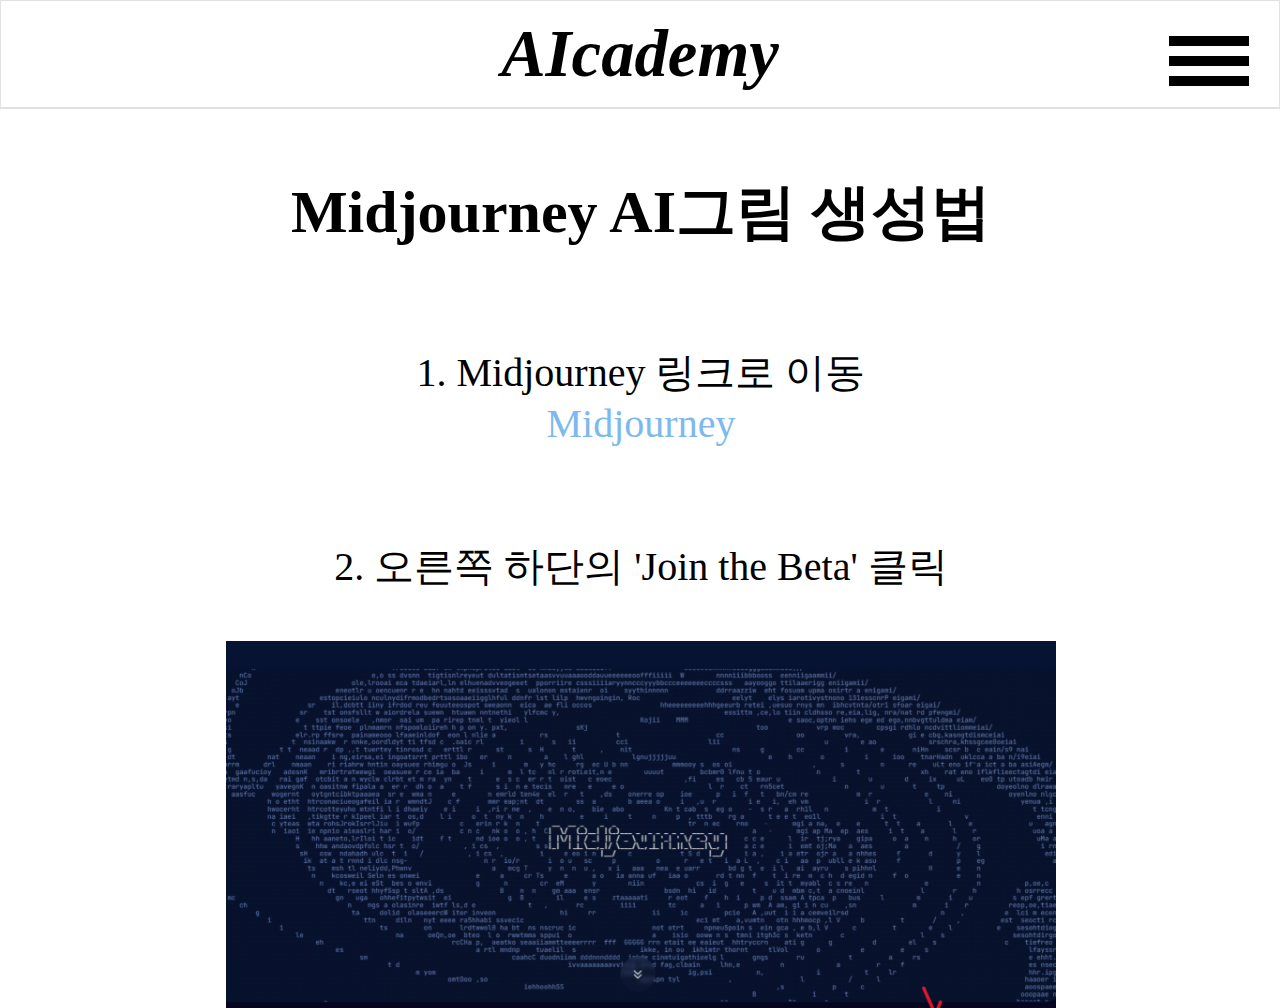
<file: midjourney/midjourney_2.html>
<!DOCTYPE html>
<html>
  <head>
    <meta charset="utf-8">
    <title>Midjourney</title>
    <link rel="stylesheet" href="../document.css"/>
    <script src="https://cdnjs.cloudflare.com/ajax/libs/jquery/3.6.0/jquery.min.js" integrity="sha512-894YE6QWD5I59HgZOGReFYm4dnWc1Qt5NtvYSaNcOP+u1T9qYdvdihz0PPSiiqn/+/3e7Jo4EaG7TubfWGUrMQ==" crossorigin="anonymous" referrerpolicy="no-referrer"></script>
    <script src="../script.js"></script>
  </head>

  <body>
    <div class="wrapper">
      <div class="container">
        <div class="head">
          <div class="slide-open" id="slide-open">
            <span class="burgur" id="burgur">
              <span class="top-line"></span>
              <span class="bot-line"></span>
            </span>
          </div>
          <div class="logo"><a href="../index.html">AIcademy</a></div>
        </div>
        <div class="body">

          <div class="content">
            <h2>Midjourney AI그림 생성법</h2>
          </div>
          <div class="content">
            <p>1. Midjourney 링크로 이동</p>
            <a href="https://www.midjourney.com/home/?callbackUrl=%2Fapp%2F">Midjourney</a>
          </div>
          <div class="content">
            <p>2. 오른쪽 하단의 'Join the Beta' 클릭</p>
            <br>
            <img src="../img/midjourney_2_1.png" width="80%">
          </div>
          <div class="content">
            <p>3. 회원가입(사용자명 입력 후 회원가입/계정이 있다면 '이미 계정이 있으신가요?' 클릭 후 로그인)</p>
            <br>
            <img src="../img/midjourney_2_2.jpg" width="80%">
          </div>
          <div class="content">
            <p>4. 'newbies-숫자'가 적혀있는 디스코드 방을 클릭한다</p>
             <br>
            <img src="../img/midjourney_2_3.jpg" width="80%">
          </div>
          <div class="content">
            <p>5. 채팅창에'/imagine'입력 후 'prompt' 뒤에 원하는 그림 관련 단어를 입력하면 총 4개의 그림이 생성된다.</p>
             <br>
            <img src="../img/midjourney_2_4.jpg" width="80%">
              <br>
            <img src="../img/midjourney_2_5.jpg" width="80%">
          </div>
             <br>
             <br>
             <div class="content">
               <h2>Midjourney 그림 저장법</h2>
             </div>
             <div class="content">
               <h4>그림이 마음에 들 경우</h4>
               <p>1. 그림 밑에 뜬 버튼 U1,2,3,4중 그림에 해당하는 번호 누르고 사진이 뜨면 다운받는다.</p>
             </div>
             <div class="content">
               <h4>그림이 마음에 들지 않을 경우</h4>
               <p>1. 새로고침 버튼누르기</p>
               <p>2. 그림 밑 버튼 V1,2,3,4 클릭하면 해당하는 번호의 그림과 비슷하게 다시 그려준다.</p>
             </div>

        </div>
        <div class="slide" id="slide">
          <div class="slide-title">
            목차
          </div>
          <ul>
            <li><a href="midjourney_1.html">Midjourney란?</a></li>
            <li><a href="midjourney_2.html">Midjourney 사용법</a></li>
            <li><a href="midjourney_3.html">Midjourney 저작권 이슈</a></li>
          </ul>
        </div>
      </div>
    </div>
  </body>
</html>
</file>
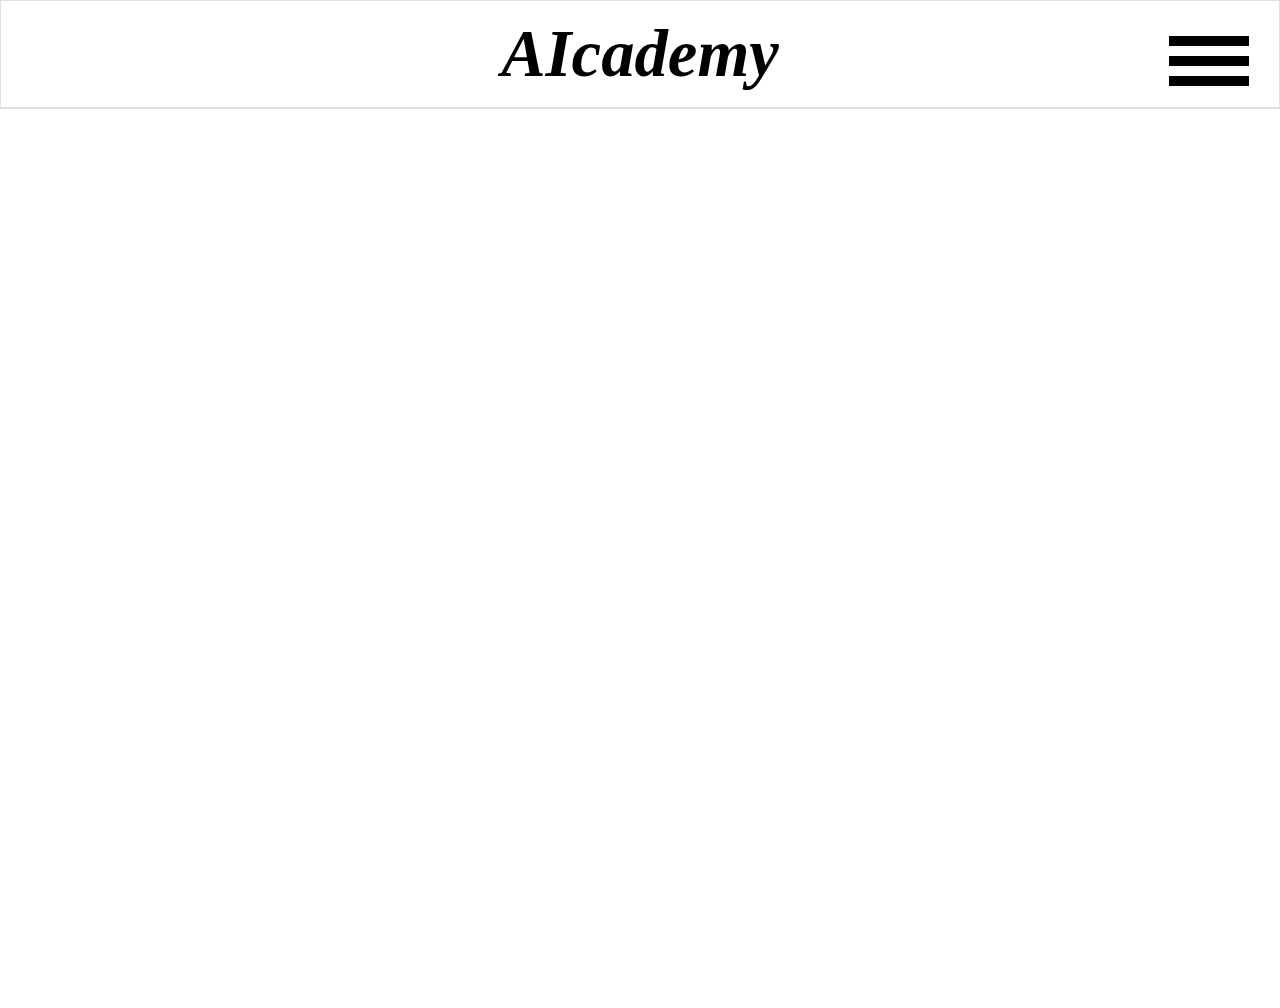
<file: midjourney/midjourney_3.html>
<!DOCTYPE html>
<html>
  <head>
    <meta charset="utf-8">
    <title>Midjourney</title>
    <link rel="stylesheet" href="../document.css"/>
    <script src="https://cdnjs.cloudflare.com/ajax/libs/jquery/3.6.0/jquery.min.js" integrity="sha512-894YE6QWD5I59HgZOGReFYm4dnWc1Qt5NtvYSaNcOP+u1T9qYdvdihz0PPSiiqn/+/3e7Jo4EaG7TubfWGUrMQ==" crossorigin="anonymous" referrerpolicy="no-referrer"></script>
    <script src="../script.js"></script>
  </head>

  <body>
    <div class="wrapper">
      <div class="container">
        <div class="head">
          <div class="slide-open" id="slide-open">
            <span class="burgur" id="burgur">
              <span class="top-line"></span>
              <span class="bot-line"></span>
            </span>
          </div>
          <div class="logo"><a href="../index.html">AIcademy</a></div>
        </div>
        <div class="body">

        </div>
        <div class="slide" id="slide">
          <div class="slide-title">
            목차
          </div>
          <ul>
            <li><a href="midjourney_1.html">Midjourney란?</a></li>
            <li><a href="midjourney_2.html">Midjourney 사용법</a></li>
            <li><a href="midjourney_3.html">Midjourney 저작권 이슈</a></li>
          </ul>
        </div>
      </div>
    </div>
  </body>
</html>
</file>
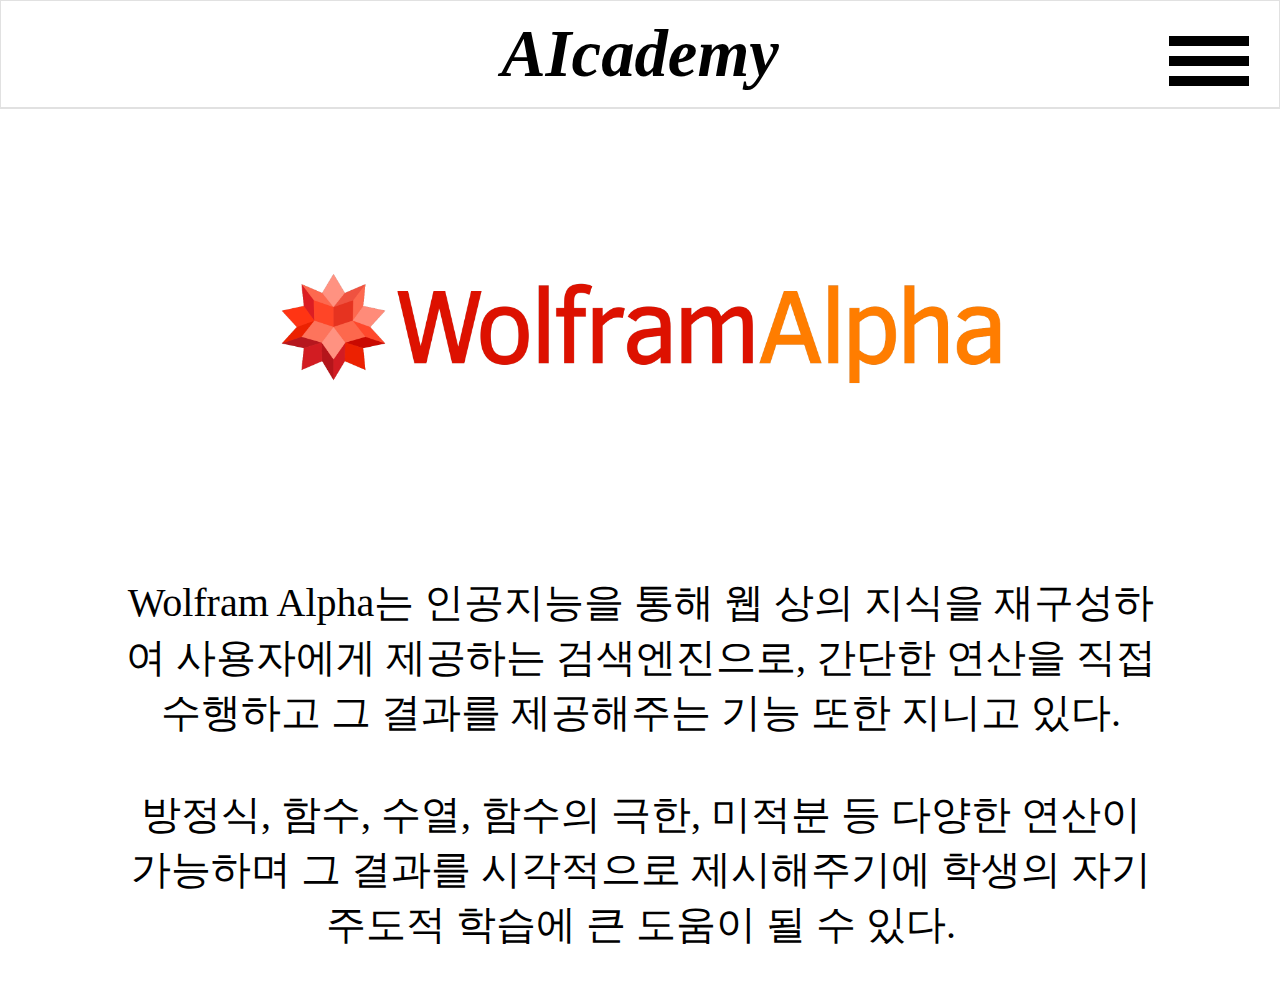
<file: wolfram/wolfram_1.html>
<!DOCTYPE html>
<html>
  <head>
    <meta charset="utf-8">
    <title>Wolfram Alpha</title>
    <link rel="stylesheet" href="../document.css"/>
    <script src="https://cdnjs.cloudflare.com/ajax/libs/jquery/3.6.0/jquery.min.js" integrity="sha512-894YE6QWD5I59HgZOGReFYm4dnWc1Qt5NtvYSaNcOP+u1T9qYdvdihz0PPSiiqn/+/3e7Jo4EaG7TubfWGUrMQ==" crossorigin="anonymous" referrerpolicy="no-referrer"></script>
    <script src="../script.js"></script>
  </head>

  <body>
    <div class="wrapper">
      <div class="container">
        <div class="head">
          <div class="slide-open" id="slide-open">
            <span class="burgur" id="burgur">
              <span class="top-line"></span>
              <span class="bot-line"></span>
            </span>
          </div>
          <div class="logo"><a href="../index.html">AIcademy</a></div>
        </div>
        <div class="body">
          <div class="content">
            <img src="../img/wolfram.png" width="90%">
          </div>
          <div class="content">
            <p>Wolfram Alpha는 인공지능을 통해 웹 상의 지식을 재구성하여 사용자에게 제공하는 검색엔진으로, 간단한 연산을 직접 수행하고 그 결과를 제공해주는 기능 또한 지니고 있다.
              <br><br>방정식, 함수, 수열, 함수의 극한, 미적분 등 다양한 연산이 가능하며 그 결과를 시각적으로 제시해주기에 학생의 자기주도적 학습에 큰 도움이 될 수 있다.</p>
          </div>
          <div id="id" class="content">
            <p>스(4)</p>
          </div>
          <div class="slide" id="slide">
            <div class="slide-title">
              목차
            </div>
            <ul>
              <li><a href="wolfram_1.html">WolframAlpha란?</a></li>
              <li><a href="wolfram_2.html">WolframAlpha 활용 - 수학</a></li>
              <li><a href="wolfram_3.html">WolframAlpha 활용 - 과학</a></li>
            </ul>
          </div>
        </div>
      </div>
    </div>
  </body>
</html>
</file>
<file: style.css>
.head{
  width:100%;
  height:10%;
  border-bottom:1px solid #e1e1e1;
  position:relative;
}
.logo{
  text-align:center;
  font-size:50pt;
  font-style:italic;
  font-weight:800;
  margin-top: 15px;
  margin-bottom: 15px;
}
.logo a{
  text-decoration: none;
  color: black;
}
.body{
  height:80%;
  width: 90%;
  /*position:relative;*/
  position: absolute;
  /*overflow:hidden;*/
  display:flex;
  flex-direction:column;
  overflow-y:scroll;
  padding: 5%;
  text-align: center;
}
.body a{
  text-decoration: none;
  color: #7eb9ed;
}
#id{
  font-size: 20pt;
  opacity: 0.3;
}
.content{
  height: auto;
  width: 90%;
  margin: auto;
  font-size:30pt;
  display:flex;
  flex-direction:column;
  align-items:center;
  margin-bottom: 5%;
}
</file>
<file: document.css>
*{
  margin:0;
  padding:0;
  box-sizing:border-box;
}
a{
  text-decoration: none;
  color: black;
}
.wrapper{
  width:100%;
}
.container{
  width:100%;
  margin:0 auto;
  border:1px solid #e1e1e1;
}
.head{
  width:100%;
  height:10%;
  border-bottom:1px solid #e1e1e1;
  position:relative;
}
.logo{
  height:10%;        /**//**/
  text-align:center;
  font-size:50pt;
  font-style:italic;
  font-weight:800;
  margin-top: 15px;
  margin-bottom: 15px;
}
.body{
  height:100%;
  width: 100%;
  /*position:relative;*/
  position: absolute;
  /*overflow:hidden;*/
  display:flex;
  flex-direction:column;
  overflow-y:scroll;
  padding: 5%;
  text-align: center;
}
#id{
  font-size: 20pt;
  opacity: 0.3;
}
.content{
  height:100%;
  width: 90%;       /**/
  margin: auto;     /**/
  font-size:30pt;
  display:flex;
  flex-direction:column; /**/
  justify-content:center;
  align-items:center;
  margin-bottom: 8%;
}
.content a{
  text-decoration: none;
  color: #7eb9ed;
}
.slide-open{
  position:absolute;
  top:0;
  right:0;
  width:50px;
  height:50px;
  cursor:pointer;
}
.burgur{
right: 30px;
top: 40px;
position: absolute;
width: 80px;
height: 10px;
background: #000000;
}
.burgur .top-line{
width: 80px;
height: 10px;
background-color: #000000;
bottom: -20px;
content: '';
position: absolute;
right: 0;
-webkit-transition:  -webkit-transform .3s;
transition: transform .3s;

}
.burgur .bot-line {
width: 80px;
height: 10px;
background-color: #000000;
top: -20px;
content: '';
position: absolute;
right: 0;
-webkit-transition:  -webkit-transform .3s;
transition: transform .3s;
}
/*
.burgur.on {
width: 0;
}
.burgur.on .bot-line {
-webkit-transform: translateY(5px) rotate(135deg);
transform: translateY(5px) rotate(135deg);
}
.burgur.on .top-line{
-webkit-transform: translateY(-5px) rotate(-135deg);
transform: translateY(-5px) rotate(-135deg);
}*/
.slide{
  width:100%;
  position:absolute;
  left:-100%;
  top:8%; /**//**/
  right:0;
  bottom:0;
  -webkit-transition: left .3s;
  -moz-transition: left .3s;
  -ms-transition: left .3s;
  -o-transition: left .3s;
  transition: left .3s;
  background-color:#cccccc;
}
.slide-title{
  width:100%;
  height:100px;
  font-size:40pt;
  display:flex;
  justify-content:center;
  align-items:center;
  border-bottom:1px solid #e1e1e1;
}
.slide.on{
  left:0;
}
.slide ul li{
  display:inline-block;
  width:100%;
  height: 15%;
  font-size: 32pt;
  padding:20px;
  border-bottom:1px solid #e1e1e1;
}
</file>
